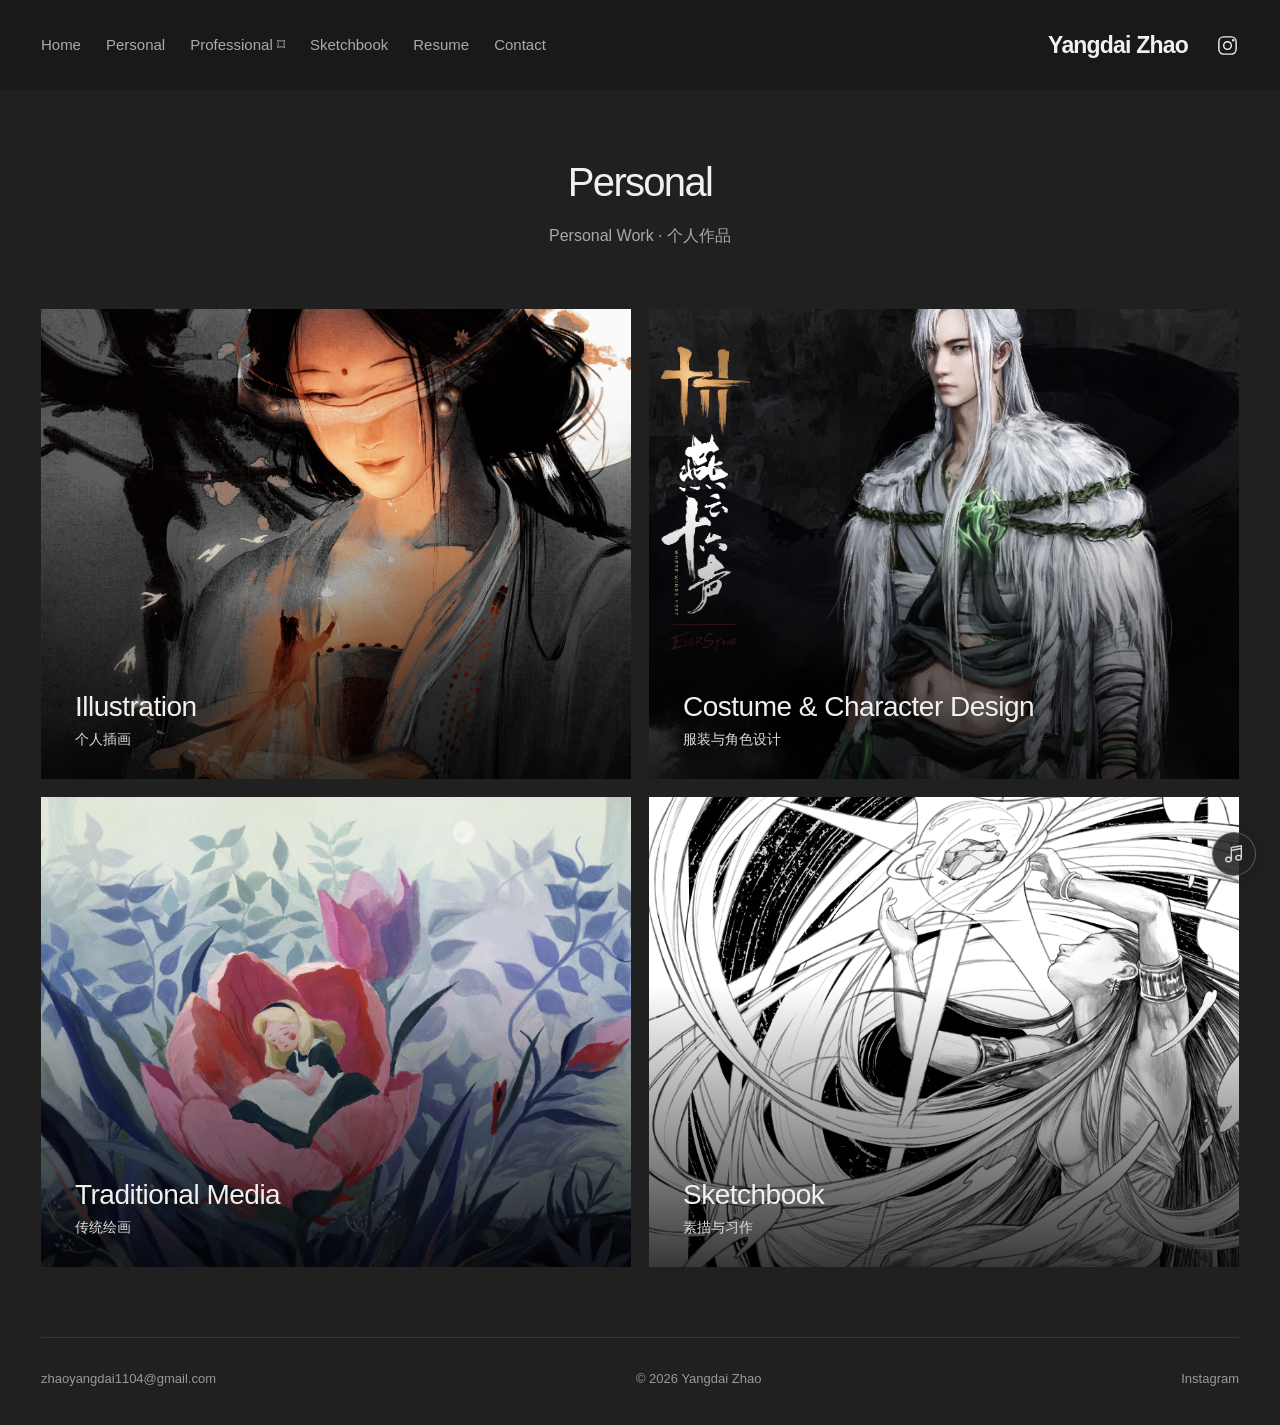
<file: site/index.html>
<!doctype html><html lang="en"><head><base href="./"><meta charset="UTF-8"><meta name="viewport" content="width=device-width,initial-scale=1"><meta name="description" content="Yangdai Zhao — concept design, illustration and visual storytelling. Explore personal work, sketchbook and selected professional projects."><meta name="theme-color" content="#191919"><title>Yangdai Zhao — Portfolio</title><link rel="stylesheet" href="style.css?v=0151"></head><body><header><nav aria-label="Main navigation"><a href="./">Home</a><a href="personal/">Personal</a><a href="professional/">Professional <span aria-hidden="true">⌑</span></a><a href="sketchbook/">Sketchbook</a><a href="resume/">Resume</a><a href="contact/">Contact</a></nav><a class="brand" href="./">Yangdai Zhao</a><a class="social" href="https://www.instagram.com/daiyiz1104/" target="_blank" rel="noopener noreferrer" aria-label="Instagram"><svg viewBox="0 0 24 24" width="23" height="23" fill="none" stroke="currentColor" stroke-width="1.5"><rect x="3" y="3" width="18" height="18" rx="5"/><circle cx="12" cy="12" r="4"/><circle cx="18" cy="6.5" r=".6" fill="currentColor"/></svg></a></header><main id="main"></main><footer><a href="mailto:zhaoyangdai1104@gmail.com">zhaoyangdai1104@gmail.com</a><div>© <span id="year"></span> Yangdai Zhao</div><a href="https://www.instagram.com/daiyiz1104/" target="_blank" rel="noopener noreferrer">Instagram</a></footer><dialog id="lightbox" aria-label="Artwork viewer"><button class="close" aria-label="Close artwork">×</button><button class="prev" aria-label="Previous artwork">‹</button><figure><img alt=""><figcaption></figcaption></figure><button class="next" aria-label="Next artwork">›</button></dialog><script src="app.js?v=0153" type="module"></script></body></html>
</file>
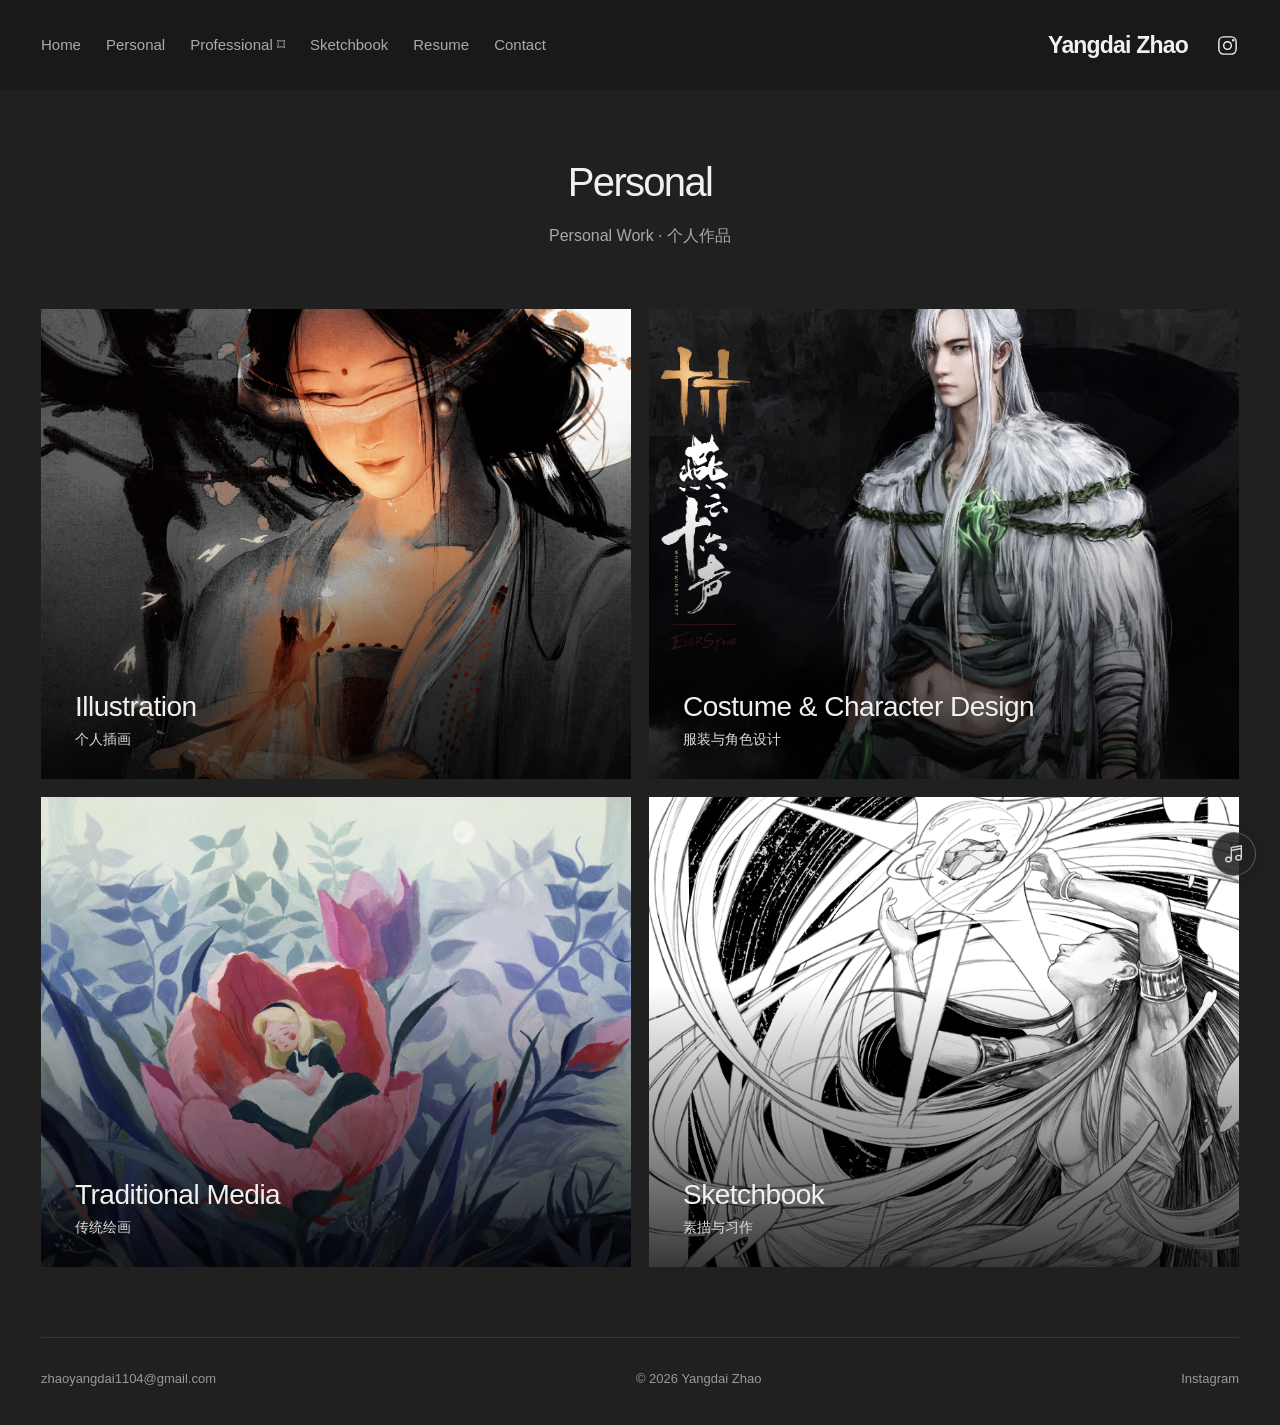
<file: site/contact/index.html>
<!doctype html><html lang="en"><head><base href="../"><meta charset="UTF-8"><meta name="viewport" content="width=device-width,initial-scale=1"><meta name="description" content="Yangdai Zhao — concept design, illustration and visual storytelling. Explore personal work, sketchbook and selected professional projects."><meta name="theme-color" content="#191919"><title>Yangdai Zhao — Portfolio</title><link rel="stylesheet" href="style.css?v=0151"></head><body><header><nav aria-label="Main navigation"><a href="./">Home</a><a href="personal/">Personal</a><a href="professional/">Professional <span aria-hidden="true">⌑</span></a><a href="sketchbook/">Sketchbook</a><a href="resume/">Resume</a><a href="contact/">Contact</a></nav><a class="brand" href="./">Yangdai Zhao</a><a class="social" href="https://www.instagram.com/daiyiz1104/" target="_blank" rel="noopener noreferrer" aria-label="Instagram"><svg viewBox="0 0 24 24" width="23" height="23" fill="none" stroke="currentColor" stroke-width="1.5"><rect x="3" y="3" width="18" height="18" rx="5"/><circle cx="12" cy="12" r="4"/><circle cx="18" cy="6.5" r=".6" fill="currentColor"/></svg></a></header><main id="main"></main><footer><a href="mailto:zhaoyangdai1104@gmail.com">zhaoyangdai1104@gmail.com</a><div>© <span id="year"></span> Yangdai Zhao</div><a href="https://www.instagram.com/daiyiz1104/" target="_blank" rel="noopener noreferrer">Instagram</a></footer><dialog id="lightbox" aria-label="Artwork viewer"><button class="close" aria-label="Close artwork">×</button><button class="prev" aria-label="Previous artwork">‹</button><figure><img alt=""><figcaption></figcaption></figure><button class="next" aria-label="Next artwork">›</button></dialog><script src="app.js?v=0153" type="module"></script></body></html>
</file>
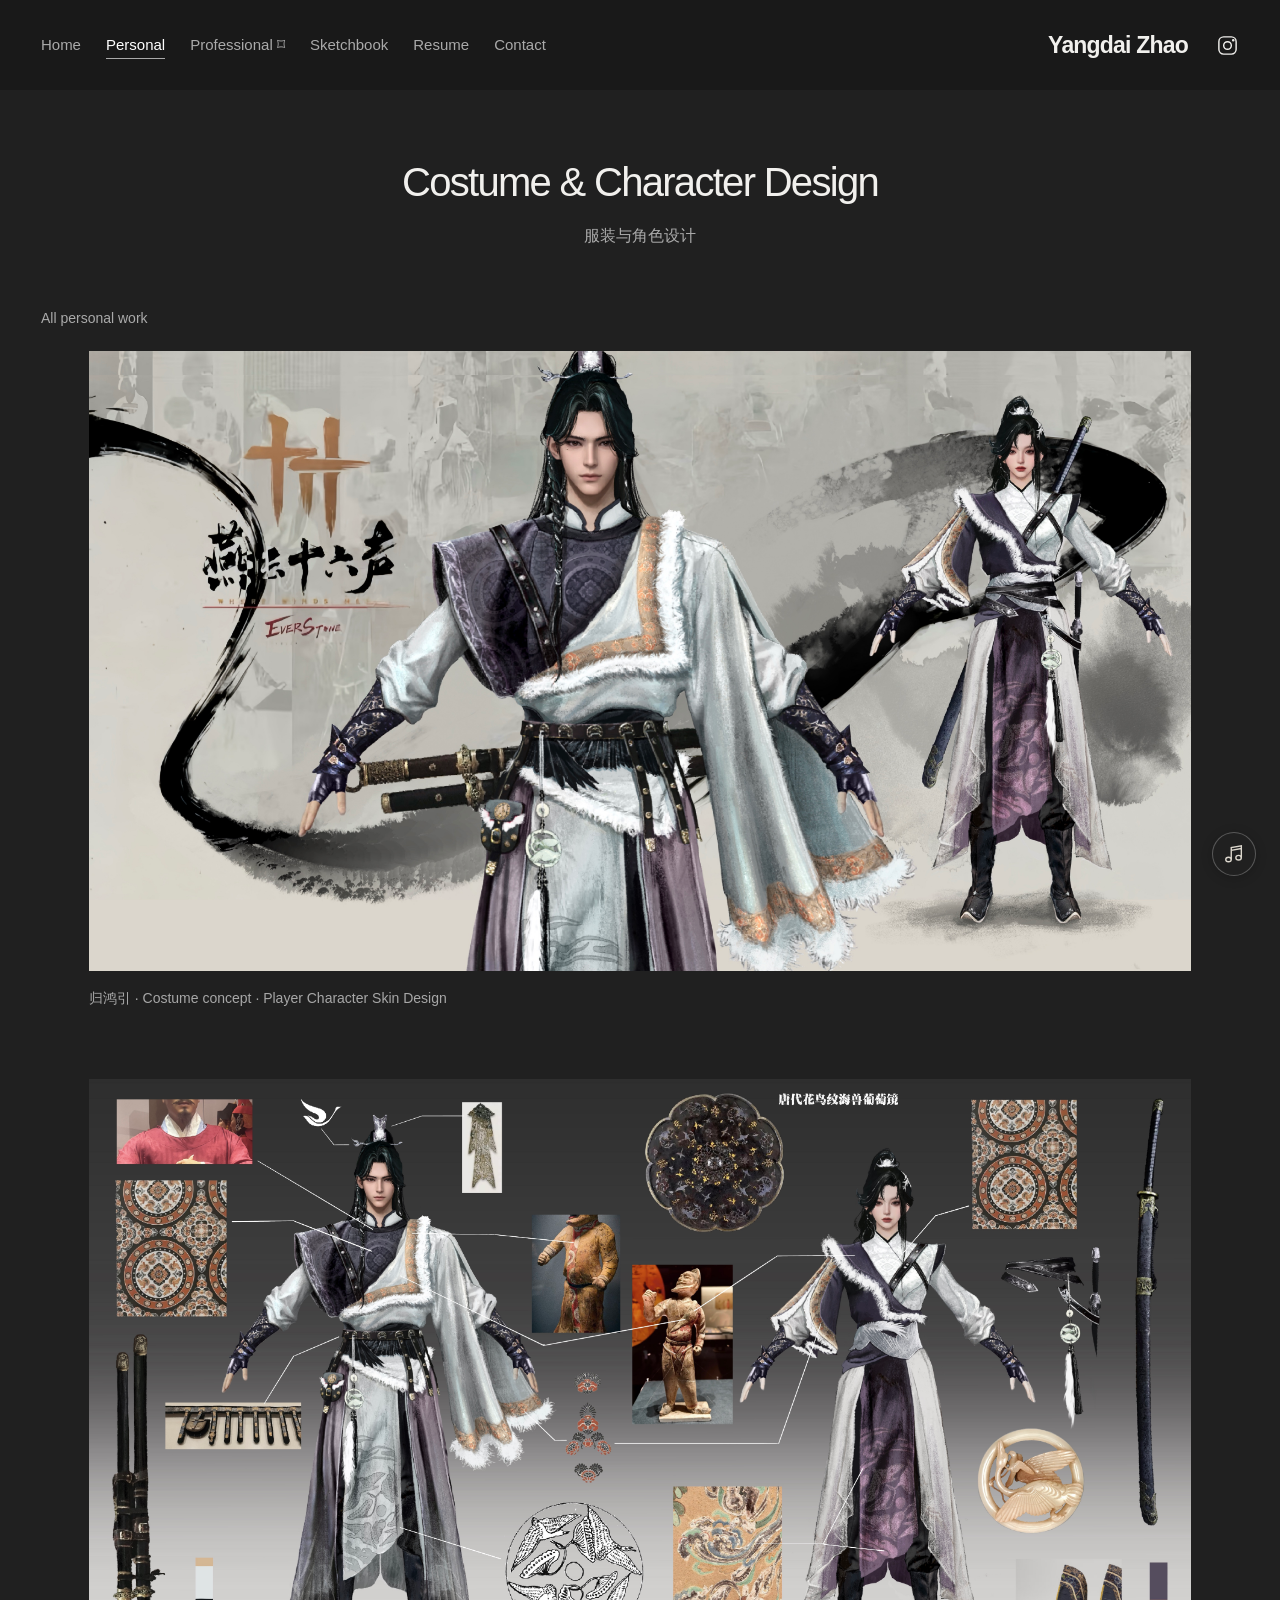
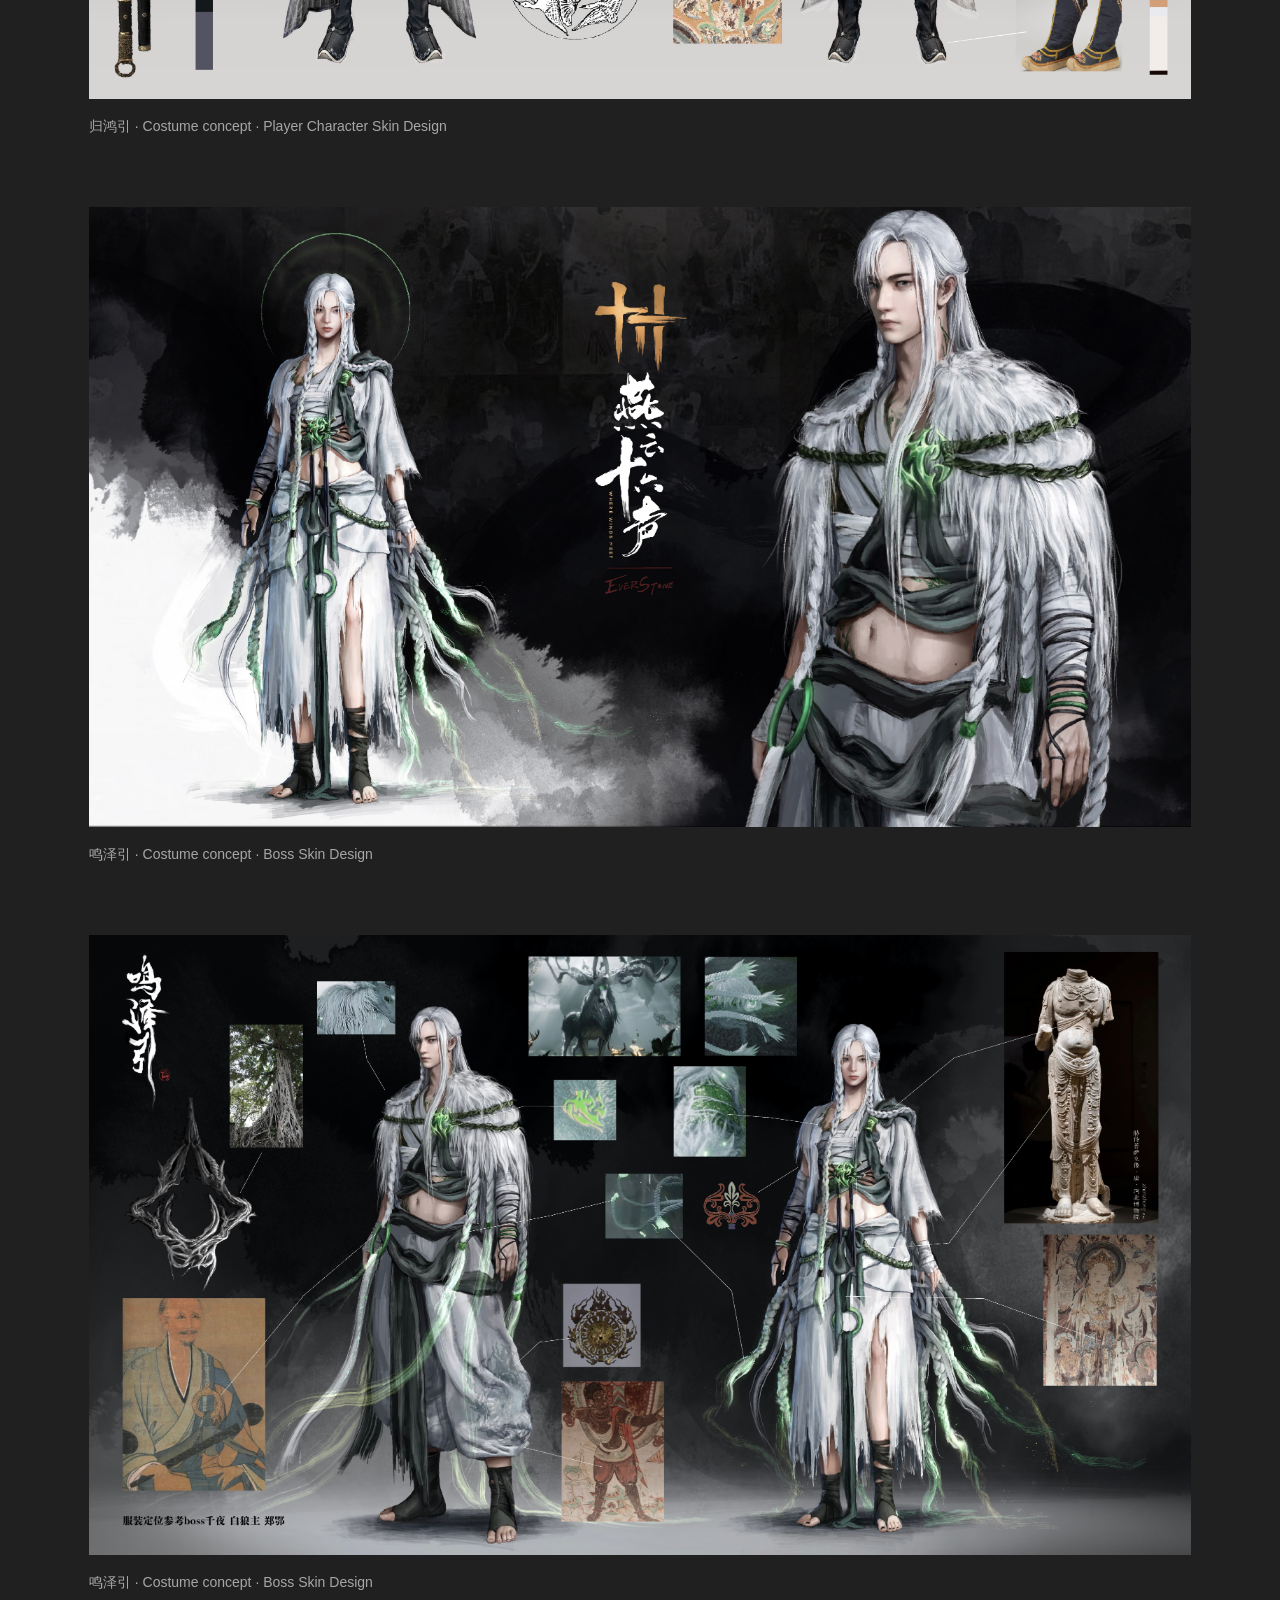
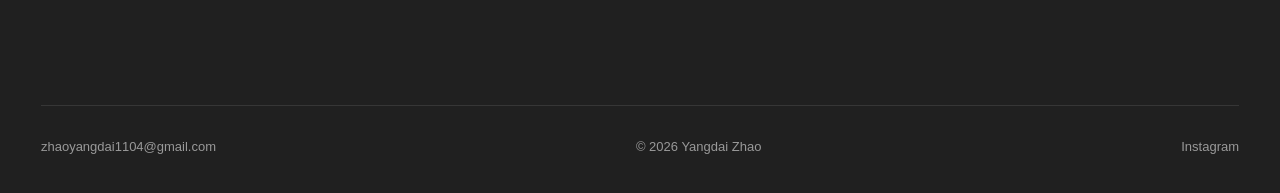
<file: site/work/character-design/index.html>
<!doctype html><html lang="en"><head><base href="../../"><meta charset="UTF-8"><meta name="viewport" content="width=device-width,initial-scale=1"><meta name="description" content="Yangdai Zhao — concept design, illustration and visual storytelling. Explore personal work, sketchbook and selected professional projects."><meta name="theme-color" content="#191919"><title>Yangdai Zhao — Portfolio</title><link rel="stylesheet" href="style.css?v=0151"></head><body><header><nav aria-label="Main navigation"><a href="./">Home</a><a href="personal/">Personal</a><a href="professional/">Professional <span aria-hidden="true">⌑</span></a><a href="sketchbook/">Sketchbook</a><a href="resume/">Resume</a><a href="contact/">Contact</a></nav><a class="brand" href="./">Yangdai Zhao</a><a class="social" href="https://www.instagram.com/daiyiz1104/" target="_blank" rel="noopener noreferrer" aria-label="Instagram"><svg viewBox="0 0 24 24" width="23" height="23" fill="none" stroke="currentColor" stroke-width="1.5"><rect x="3" y="3" width="18" height="18" rx="5"/><circle cx="12" cy="12" r="4"/><circle cx="18" cy="6.5" r=".6" fill="currentColor"/></svg></a></header><main id="main"></main><footer><a href="mailto:zhaoyangdai1104@gmail.com">zhaoyangdai1104@gmail.com</a><div>© <span id="year"></span> Yangdai Zhao</div><a href="https://www.instagram.com/daiyiz1104/" target="_blank" rel="noopener noreferrer">Instagram</a></footer><dialog id="lightbox" aria-label="Artwork viewer"><button class="close" aria-label="Close artwork">×</button><button class="prev" aria-label="Previous artwork">‹</button><figure><img alt=""><figcaption></figcaption></figure><button class="next" aria-label="Next artwork">›</button></dialog><script src="app.js?v=0153" type="module"></script></body></html>
</file>
<file: site/style.css>
:root{color-scheme:dark;font-family:Arial,Helvetica,sans-serif;background:#202020;color:#f1f0ed;font-synthesis:none}*{box-sizing:border-box}body{margin:0}a{color:inherit;text-decoration:none}button,input{font:inherit}button,a,input{-webkit-tap-highlight-color:transparent}a:hover{color:#fff}a:focus-visible,button:focus-visible,input:focus-visible{outline:2px solid #e4bc90;outline-offset:5px}header{min-height:90px;padding:20px 3.2%;display:flex;align-items:center;gap:28px;background:#191919;position:relative;z-index:2}nav{display:flex;gap:25px;align-items:center;flex:1;flex-wrap:wrap}nav a{font-size:15px;color:#aaa;line-height:1.8}nav a[aria-current]{color:#fff}nav a[aria-current]:after{content:'';display:block;height:1px;background:#aaa}nav span{font-size:16px}.brand{font-size:23px;font-weight:600;letter-spacing:-.8px;white-space:nowrap}.social{display:flex}main{min-height:70vh}.intro{text-align:center;padding:70px 20px 60px}.intro h1{font-size:40px;font-weight:500;letter-spacing:-1.7px;margin:0 0 17px}.intro p{font-size:16px;color:#aaa;margin:0;line-height:1.7}.intro .chinese{letter-spacing:.3em;font-size:14px;margin-bottom:16px;color:#bfb7aa}.grid{display:grid;grid-template-columns:repeat(2,minmax(0,1fr));gap:18px;margin:0 3.2% 70px}.tile{position:relative;overflow:hidden;background:#151515;min-width:0}.tile img{display:block;width:100%;height:470px;object-fit:cover;transition:transform .65s,opacity .65s}.tile:after{content:'';position:absolute;inset:40% 0 0;background:linear-gradient(transparent,rgba(0,0,0,.78))}.tile:hover img{transform:scale(1.025);opacity:.8}.tile .label{position:absolute;bottom:30px;left:34px;z-index:1}.label h2{font-size:28px;font-weight:500;margin:0 0 8px;letter-spacing:-.5px}.label p{margin:0;color:#ddd;font-size:14px}.tile.wide{grid-column:1/-1}.tile.wide img{height:460px;object-position:center 45%}.series{max-width:1400px;margin:0 auto;padding:0 3.2% 70px}.series figure{margin:0 0 38px}.series img{width:100%;display:block;cursor:zoom-in;background:#111}.series figcaption{padding:16px 0;color:#a7a7a7;font-size:14px}.back{display:inline-block;color:#aaa;font-size:14px;margin-bottom:25px}.series h2{font-size:23px;font-weight:400;margin:40px 0 25px}.lock{max-width:430px;margin:20px auto 100px;padding:0 24px;text-align:center}.lock-icon{width:44px;height:44px;margin:0 auto 26px;color:#aaa}.lock p{font-size:16px;line-height:1.8;color:#aaa}.lock label{display:block;text-align:left;font-size:14px;margin:32px 0 10px}.lock input{width:100%;background:#181818;border:1px solid #555;padding:15px;color:white;border-radius:0}.lock button,.button{display:inline-block;border:1px solid #888;background:transparent;color:white;padding:14px 25px;cursor:pointer;font-size:14px}.lock button{width:100%;margin-top:14px;background:#e7e3dc;color:#191919;border-color:#e7e3dc}.lock button:disabled{opacity:.5}.lock .error{color:#f2b7a5;min-height:25px;font-size:14px}.request{font-size:14px;text-decoration:underline;text-underline-offset:4px;color:#bbb}.resume{max-width:1050px;padding:70px 35px 90px;margin:auto;display:grid;grid-template-columns:230px 1fr;gap:65px}.portrait{width:190px;border-radius:50%;margin-bottom:20px}.resume h1{font-size:36px;letter-spacing:-1px;margin:0 0 10px}.resume .zh{color:#bbb;margin-bottom:28px}.resume h2{font-weight:400;font-size:23px;margin:45px 0 22px;border-top:1px solid #444;padding-top:24px}.resume h3{font-size:17px;font-weight:500;margin:23px 0 8px}.resume p,.resume li{font-size:16px;line-height:1.8;color:#bbb}.resume ul{padding-left:20px}.meta{font-size:14px!important;color:#999!important}.contact{max-width:1100px;margin:auto;padding:95px 35px 120px;display:grid;grid-template-columns:1fr 1fr;gap:80px;align-items:center}.contact img{width:100%;max-height:530px;object-fit:cover}.contact h1{font-size:45px;letter-spacing:-1.5px;font-weight:400}.contact p{color:#bcbcbc;line-height:1.8;font-size:16px}.contact a{display:inline-block;border-bottom:1px solid #777;padding-bottom:5px;margin:12px 0;font-size:16px;overflow-wrap:anywhere}footer{border-top:1px solid #363636;margin:0 3.2%;padding:30px 0 35px;display:flex;justify-content:space-between;gap:20px;color:#999;font-size:13px;line-height:1.7}dialog{border:0;padding:55px 65px;background:#141414;width:100vw;max-width:100vw;height:100dvh;max-height:100dvh;color:white}dialog::backdrop{background:#141414}dialog figure{margin:0;display:flex;height:100%;flex-direction:column;align-items:center;justify-content:center}dialog img{max-width:100%;max-height:calc(100% - 45px);object-fit:contain}dialog figcaption{padding:16px;font-size:14px;color:#aaa}dialog button{position:absolute;background:none;border:0;color:white;font-size:35px;cursor:pointer;padding:10px}.close{right:18px;top:10px}.prev{left:8px;top:45%}.next{right:8px;top:45%}@media(min-width:1600px){.grid{max-width:1500px;margin-left:auto;margin-right:auto}}@media(max-width:850px){header{flex-wrap:wrap;gap:15px;padding:22px}.brand{order:-2;flex:1}.social{order:-1}nav{flex-basis:100%;gap:18px}nav a{font-size:14px}.intro{padding:48px 20px 40px}.intro h1{font-size:34px}.tile img{height:330px}.label h2{font-size:23px}.tile .label{left:22px;bottom:23px}.resume{grid-template-columns:1fr;gap:15px}.resume aside{display:flex;gap:25px;align-items:center}.portrait{width:120px}.contact{gap:35px;padding-top:50px}}@media(max-width:550px){nav{gap:12px;justify-content:space-between}nav a{font-size:13px}.grid{grid-template-columns:1fr;gap:15px;margin:0 18px 45px}.tile img,.tile.wide img{height:390px}.intro h1{font-size:32px}.intro p{font-size:15px}.series{padding:0 18px 40px}.contact{grid-template-columns:1fr;padding:35px 24px 60px}.contact h1{font-size:36px}.contact img{max-height:340px}.resume{padding:40px 24px}.resume h1{font-size:32px}footer{flex-direction:column;align-items:center;text-align:center;padding:25px 10px}dialog{padding:55px 30px}.prev{left:0}.next{right:0}}

/* Original artworks with separate editorial captions. */
.series figure.artwork-row{display:grid;grid-template-columns:minmax(0,760px) minmax(150px,1fr);gap:36px;align-items:center;margin:0 auto 70px;max-width:1120px}.series figure.artwork-row img{width:100%;height:auto;background:none}.series figure.artwork-row figcaption{font-size:15px;line-height:1.8}.series figcaption time{display:block;margin-top:12px;color:#999}.series figure.letterbox img{padding-block:32px;background:#000}@media(max-width:650px){.series figure.artwork-row{grid-template-columns:1fr;gap:0;margin-bottom:40px}.series figure.artwork-row figcaption{padding:16px 0}.series figure.letterbox img{padding-block:15px}}

.art-detail{display:block;margin-top:6px;line-height:1.5;color:#969696}

.contact img{object-fit:contain;height:auto;aspect-ratio:1}

/* Focus the costume preview on the male figure and left-hand game logo. */
.tile[href="/work/character-design/"] img{object-fit:contain;background:#090909}
.contact img{width:78%;max-width:340px;justify-self:center;transform:translateY(-45px)}
@media(max-width:550px){.contact img{width:70%;max-width:280px;transform:none}}

.tile[href="/work/character-design/"] img{object-fit:cover;object-position:50% 0}.tile[href="/work/sketchbook/"] img{object-fit:cover;object-position:50% 0}

/* Keep portrait illustrations readable in paired columns. */
.illustration-series{display:grid;grid-template-columns:repeat(2,minmax(0,1fr));column-gap:24px;align-items:start;max-width:1200px}
.illustration-series>.back,.illustration-series>figure{grid-column:1/-1}
.illustration-series>figure.artwork-row{display:block;grid-column:auto;width:100%;max-width:none;margin:0 0 38px}
.illustration-series>figure.artwork-row figcaption{padding:16px 0}
@media(max-width:650px){.illustration-series{grid-template-columns:1fr}.illustration-series>figure.artwork-row{grid-column:1/-1}}


.art-grid{display:grid;grid-template-columns:repeat(2,minmax(0,1fr));gap:28px 24px;align-items:start;width:100%;grid-column:1/-1}
.series .art-grid>figure{grid-column:1/-1;display:block;margin:0 0 24px;min-width:0}
.series .art-grid>figure.portrait-art{grid-column:auto;width:100%;max-width:none}
.art-grid figcaption{line-height:1.7}.home-hero{height:calc(100svh - 90px);min-height:490px;max-height:1000px;background:linear-gradient(#0003,#0005),url('assets/home-hero.svg') center/cover no-repeat;display:grid;place-items:center;position:relative;text-align:center}
.hero-copy{padding:25px;transform:translateY(-8%)}.hero-copy h1{font-family:Georgia,'Times New Roman',serif;font-size:clamp(64px,8.5vw,150px);font-weight:400;letter-spacing:-.045em;line-height:1.1;margin:0 0 25px;text-shadow:0 2px 22px #0005}.hero-copy p{font-size:clamp(14px,1.6vw,24px);letter-spacing:.08em;color:#fff}.scroll-cue{position:absolute;bottom:34px;left:calc(50% - 24px);font-size:56px;line-height:1;width:48px}.home-art{padding-top:36px}.home-art>h2{text-align:center;margin:0 0 36px}.contact{padding-bottom:55px}.contact-form-section{max-width:670px;margin:0 auto;padding:0 35px 100px}.contact-form-section h2{font-weight:400;font-size:28px;margin:0 0 32px}.contact-form-section label{display:block;margin:25px 0 10px;color:#bbb;font-size:15px}.contact-form-section input,.contact-form-section textarea{display:block;width:100%;background:transparent;border:1px solid #555;border-radius:2px;color:#eee;padding:14px;font:inherit}.contact-form-section textarea{resize:vertical}.contact-form-section button{margin-top:25px;background:#eee;color:#181818;border-radius:3px}
@media(max-width:650px){.art-grid{grid-template-columns:1fr}.series .art-grid>figure.portrait-art{grid-column:1/-1}.home-hero{min-height:470px;height:72svh;background-position:36% center}.hero-copy h1{font-size:clamp(52px,13vw,80px)}.hero-copy p{font-size:12px}.contact-form-section{padding:0 24px 65px}}

.home-hero{overflow:hidden;background:none;isolation:isolate}.hero-scene{position:absolute;inset:-3%;z-index:-1;background:linear-gradient(#0003,#0005),url('assets/home-hero.svg') center/cover no-repeat;transform:translate(var(--pan-x,0px),var(--pan-y,0px));transition:transform 1.2s ease-out;animation:hero-drift 16s ease-in-out infinite alternate;will-change:transform,scale}.hero-copy{position:relative;z-index:1}@keyframes hero-drift{from{scale:1.01;translate:-.4% 0}to{scale:1.055;translate:.4% -.6%}}@media(max-width:650px){.hero-scene{background-position:36% center}}@media(prefers-reduced-motion:reduce){.hero-scene{animation:none;transition:none}}

.series .art-grid>figure.paired-art{grid-column:auto;width:100%}@media(max-width:650px){.series .art-grid>figure.paired-art{grid-column:1/-1}}

/* The artwork sheet scrolls over the held opening image. */
.home-hero{position:sticky;top:0;z-index:0}.home-sheet{position:relative;z-index:1;background:#202020;min-height:100vh;box-shadow:0 -20px 50px #0003}.home-sheet .home-art{padding-top:42px}.hero-scene{inset:-6%;animation:hero-drift 13s ease-in-out infinite alternate}.hero-copy p{font-size:clamp(12px,1.4vw,21px);letter-spacing:.055em}@keyframes hero-drift{from{scale:1.015;translate:-1% .3%}to{scale:1.10;translate:1% -1.2%}}@media(prefers-reduced-motion:reduce){.hero-scene{animation:none}}

.lock button:disabled{display:flex;align-items:center;justify-content:center;gap:12px;opacity:.85}.lock button:disabled:before{content:'';width:16px;height:16px;border:2px solid #888;border-top-color:#222;border-radius:50%;animation:unlock-spin .8s linear infinite;flex-shrink:0}@keyframes unlock-spin{to{transform:rotate(360deg)}}


.lock input.password-invalid{border-color:#ff7979;outline-color:#ff7979;animation:password-shake .32s ease-in-out}.lock .error{color:#ff7979}@keyframes password-shake{0%,100%{transform:translateX(0)}20%,60%{transform:translateX(-5px)}40%,80%{transform:translateX(5px)}}@media(prefers-reduced-motion:reduce){.lock input.password-invalid{animation:none}}

.art-loading{display:block;width:100%;padding:14px;border:1px solid #444;background:#252525;color:#bbb;font-size:14px}.art-loading[hidden]{display:none}.art-loading:not(:disabled){cursor:pointer;color:#ffb6a9}

/* Align every artwork row to the same centered gallery width. */
.series .art-grid{width:92%;margin-inline:auto}
.series .art-grid>figure.single-art{width:100%;justify-self:stretch}

/* Shorter panoramic home cover, framed around the face. */
.home-hero{height:min(38vw,68svh);min-height:300px;max-height:760px}
.hero-scene{inset:-2%;background-position:center 30%;animation:hero-banner-drift 16s ease-in-out infinite alternate}
@keyframes hero-banner-drift{from{scale:1;translate:-.3% 0}to{scale:1.025;translate:.3% -.2%}}
@media(max-width:650px){.home-hero{height:48svh;min-height:300px;max-height:430px}.hero-scene{background-position:28% 30%}.scroll-cue{bottom:18px}}
@media(prefers-reduced-motion:reduce){.hero-scene{animation:none}}

/* Site-wide looping music with a manual playback toggle. */
.home-music{position:fixed;right:24px;bottom:24px;z-index:20;width:44px;height:44px;display:grid;place-items:center;padding:0;border:1px solid #ffffff40;border-radius:50%;background:#202020df;color:#dcd7cd;cursor:pointer;box-shadow:0 2px 12px #0003}
.home-music[hidden]{display:none}
.home-music:hover,.home-music:focus-visible{color:#fff;border-color:#ddd}
.home-music:focus-visible{outline:2px solid #dcd7cd;outline-offset:4px}
.home-music.is-playing .music-slash{display:none}
.home-music[aria-busy="true"]{opacity:.6}
@media(max-width:650px){.home-music{right:16px;bottom:calc(16px + env(safe-area-inset-bottom))}}
</file>
